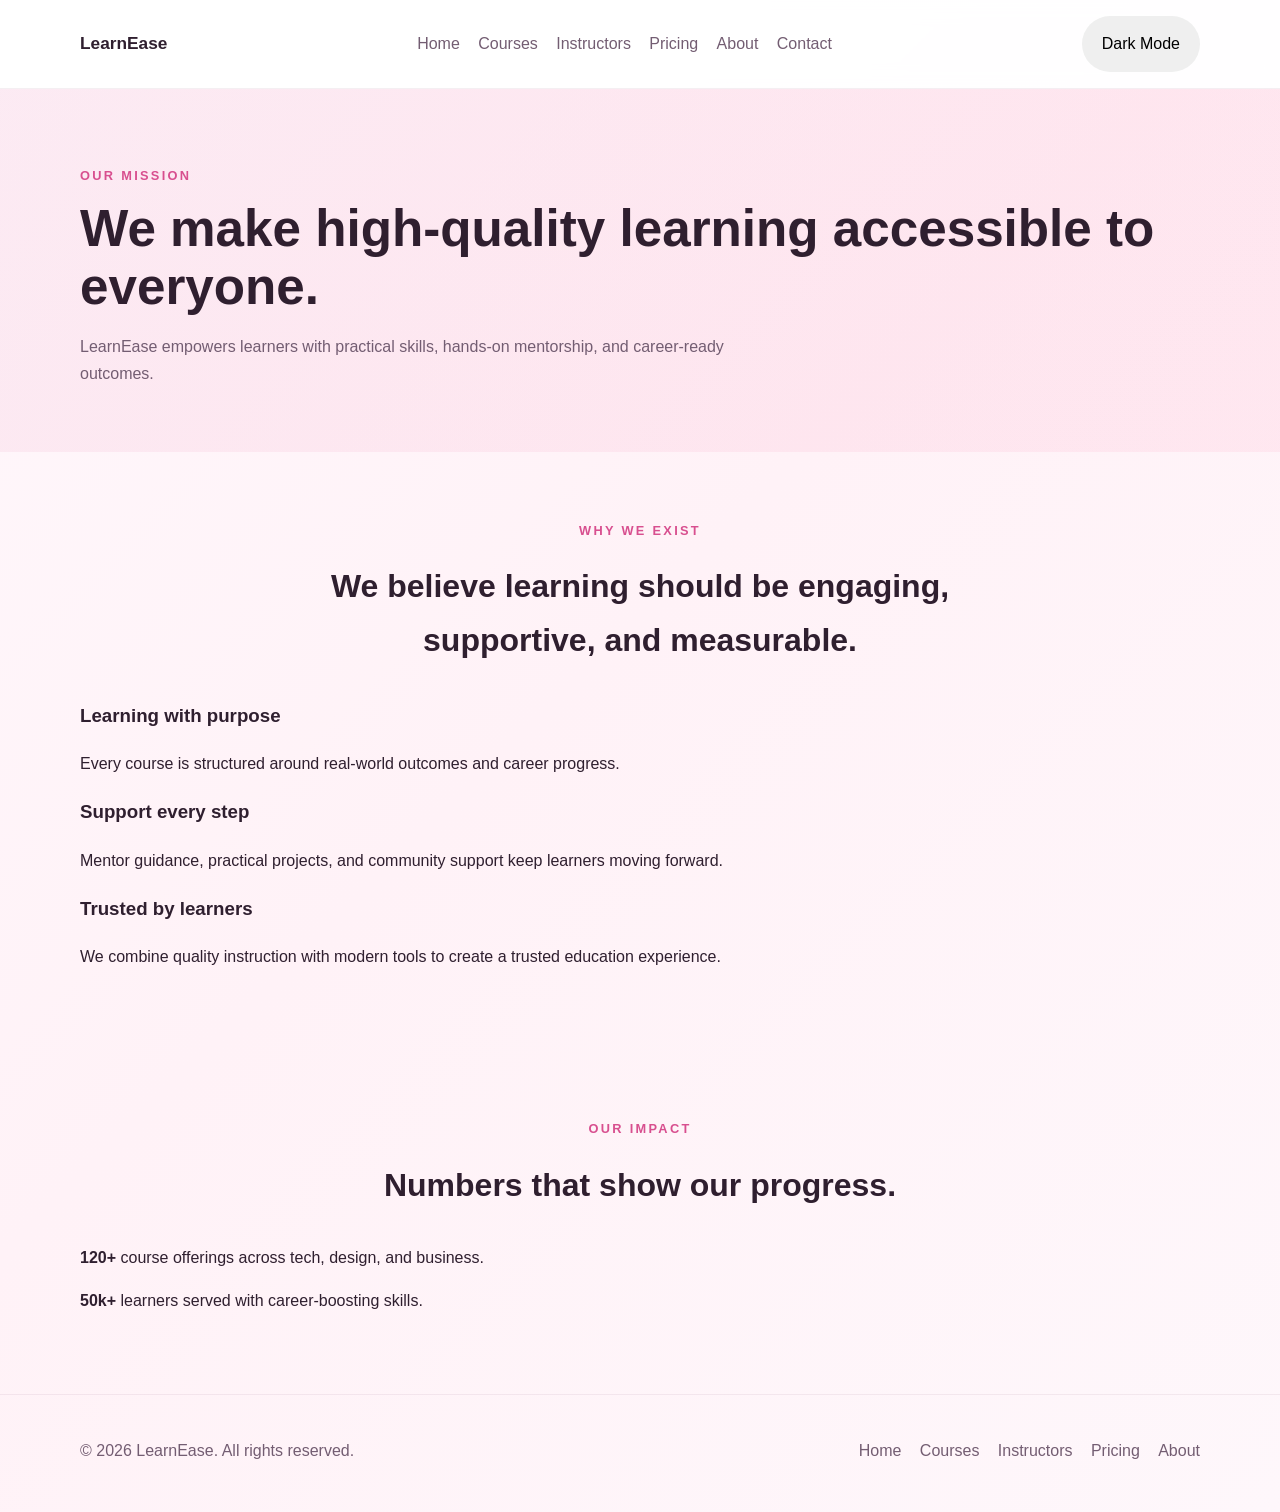
<file: about.html>
<!DOCTYPE html>
<html lang="en">
<head>
  <meta charset="UTF-8" />
  <meta name="viewport" content="width=device-width, initial-scale=1.0" />
  <title>LearnEase | About</title>
  <link rel="stylesheet" href="styles.css" />
</head>
<body>
  <header class="site-header">
    <div class="container header-inner">
      <a href="index.html" class="brand">LearnEase</a>
      <nav class="nav-links" aria-label="Primary navigation">
        <a href="index.html">Home</a>
        <a href="courses.html">Courses</a>
        <a href="instructors.html">Instructors</a>
        <a href="pricing.html">Pricing</a>
        <a href="about.html" class="active">About</a>
        <a href="index.html#contact">Contact</a>
      </nav>
      <button class="cta-btn" id="themeToggle">Dark Mode</button>
    </div>
  </header>

  <main>
    <section class="hero">
      <div class="container">
        <div class="hero-copy">
          <span class="eyebrow">Our mission</span>
          <h1>We make high-quality learning accessible to everyone.</h1>
          <p>LearnEase empowers learners with practical skills, hands-on mentorship, and career-ready outcomes.</p>
        </div>
      </div>
    </section>

    <section class="section">
      <div class="container section-heading">
        <span class="eyebrow">Why we exist</span>
        <h2>We believe learning should be engaging, supportive, and measurable.</h2>
      </div>
      <div class="container feature-grid">
        <div class="feature-card">
          <h3>Learning with purpose</h3>
          <p>Every course is structured around real-world outcomes and career progress.</p>
        </div>
        <div class="feature-card">
          <h3>Support every step</h3>
          <p>Mentor guidance, practical projects, and community support keep learners moving forward.</p>
        </div>
        <div class="feature-card">
          <h3>Trusted by learners</h3>
          <p>We combine quality instruction with modern tools to create a trusted education experience.</p>
        </div>
      </div>
    </section>

    <section class="section testimonials">
      <div class="container section-heading">
        <span class="eyebrow">Our impact</span>
        <h2>Numbers that show our progress.</h2>
      </div>
      <div class="container testimonials-grid">
        <div class="testimonial-card">
          <p><strong>120+</strong> course offerings across tech, design, and business.</p>
        </div>
        <div class="testimonial-card">
          <p><strong>50k+</strong> learners served with career-boosting skills.</p>
        </div>
      </div>
    </section>
  </main>

  <footer class="site-footer">
    <div class="container footer-inner">
      <p>&copy; 2026 LearnEase. All rights reserved.</p>
      <nav class="footer-nav" aria-label="Footer navigation">
        <a href="index.html">Home</a>
        <a href="courses.html">Courses</a>
        <a href="instructors.html">Instructors</a>
        <a href="pricing.html">Pricing</a>
        <a href="about.html">About</a>
      </nav>
    </div>
  </footer>
  <script src="script.js"></script>
</body>
</html>
</file>
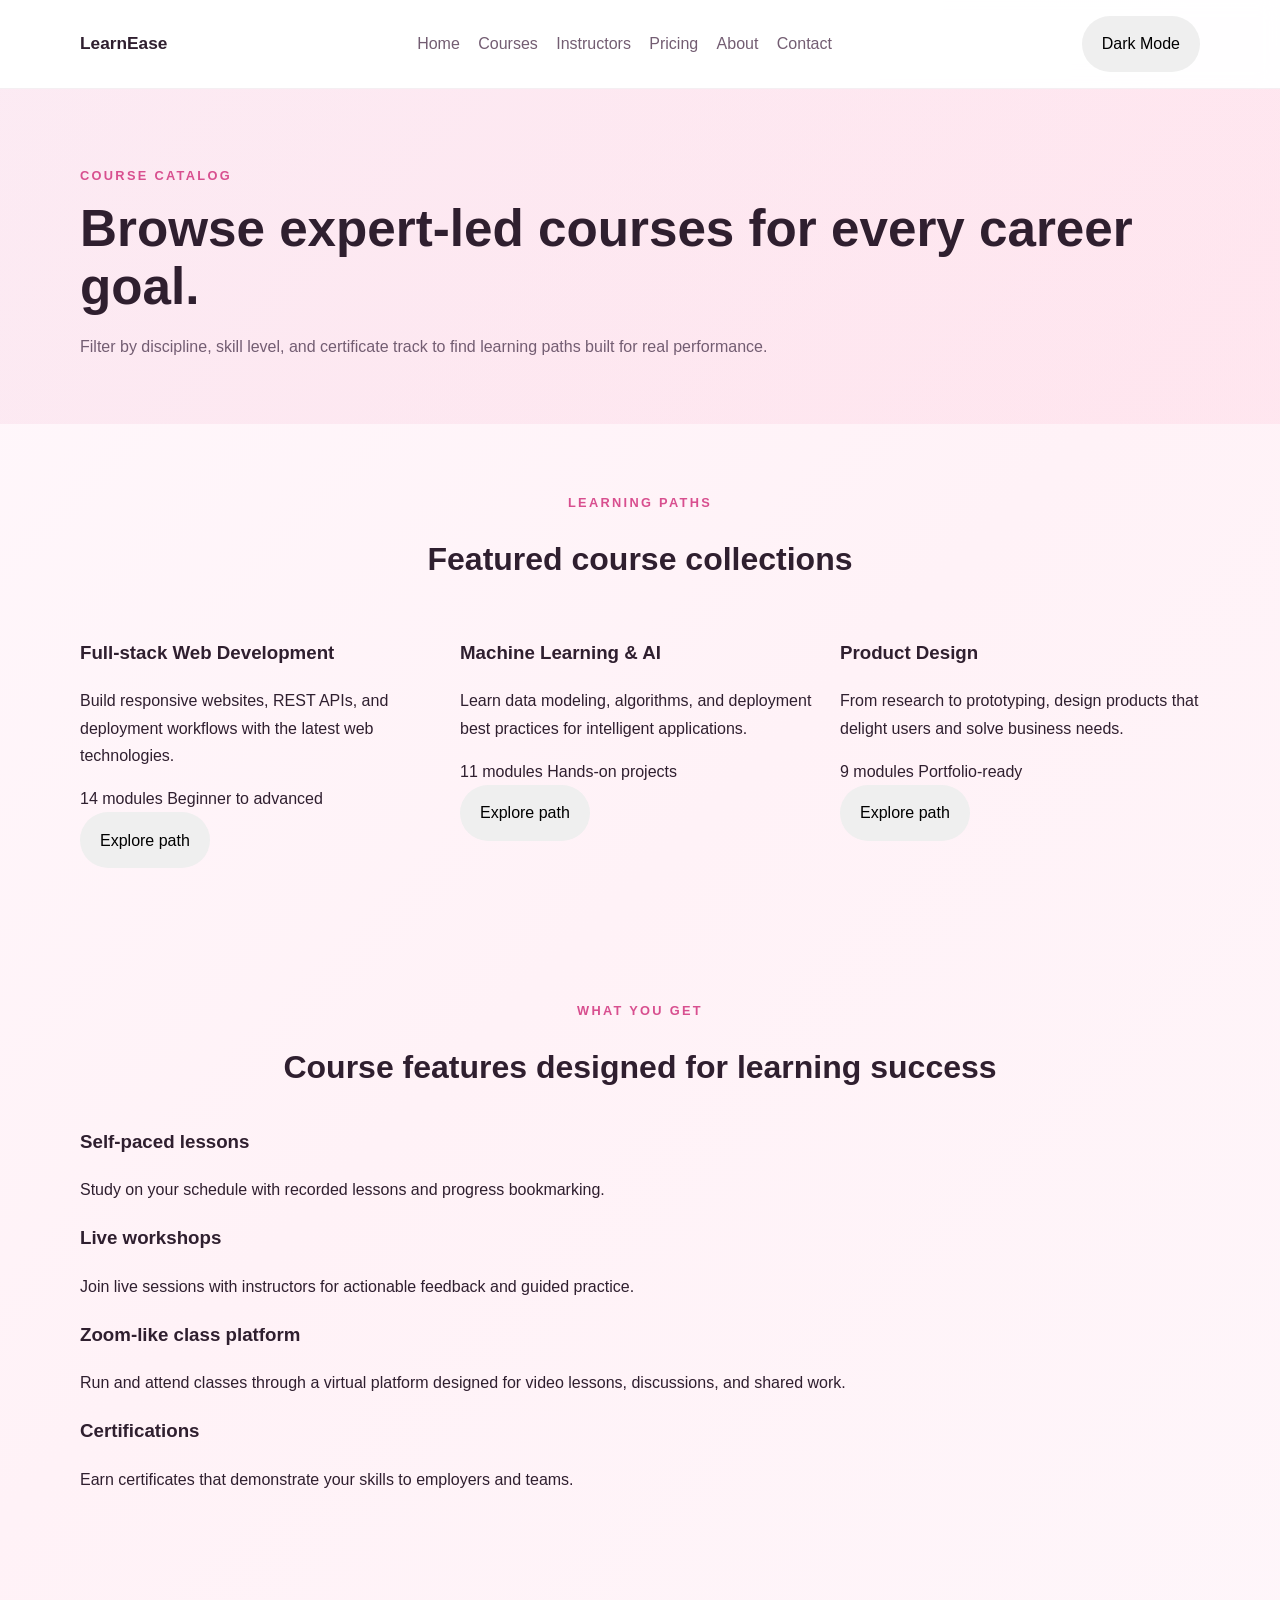
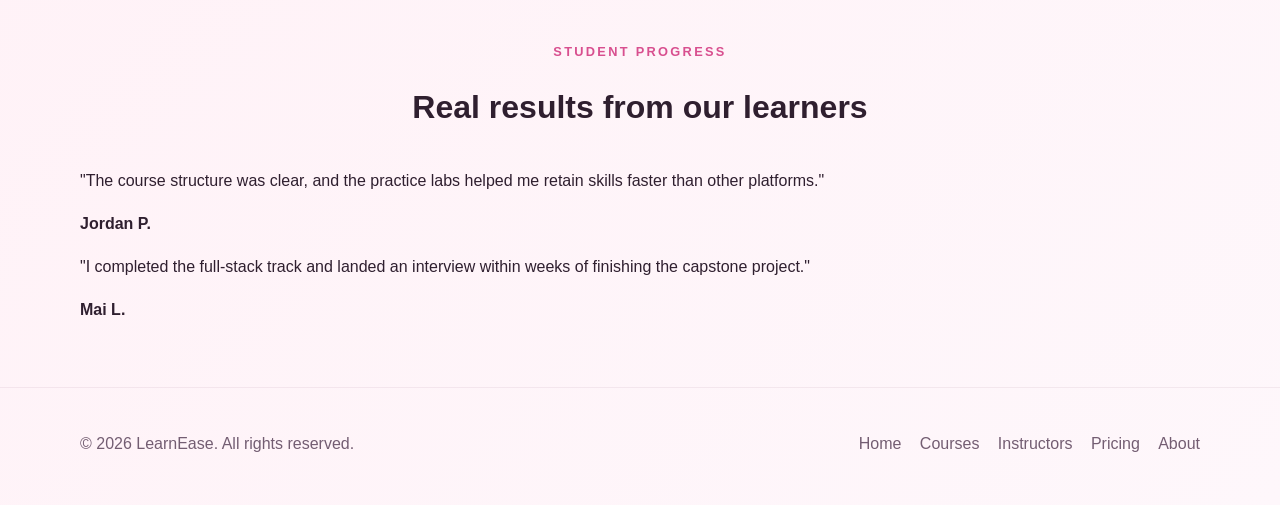
<file: courses.html>
<!DOCTYPE html>
<html lang="en">
<head>
  <meta charset="UTF-8" />
  <meta name="viewport" content="width=device-width, initial-scale=1.0" />
  <title>LearnEase | Courses</title>
  <link rel="stylesheet" href="styles.css" />
</head>
<body>
  <header class="site-header">
    <div class="container header-inner">
      <a href="index.html" class="brand">LearnEase</a>
      <nav class="nav-links" aria-label="Primary navigation">
        <a href="index.html">Home</a>
        <a href="courses.html" class="active">Courses</a>
        <a href="instructors.html">Instructors</a>
        <a href="pricing.html">Pricing</a>
        <a href="about.html">About</a>
        <a href="index.html#contact">Contact</a>
      </nav>
      <button class="cta-btn" id="themeToggle">Dark Mode</button>
    </div>
  </header>

  <main>
    <section class="hero">
      <div class="container">
        <div class="hero-copy">
          <span class="eyebrow">Course catalog</span>
          <h1>Browse expert-led courses for every career goal.</h1>
          <p>Filter by discipline, skill level, and certificate track to find learning paths built for real performance.</p>
        </div>
      </div>
    </section>

    <section class="section">
      <div class="container section-heading">
        <span class="eyebrow">Learning paths</span>
        <h2>Featured course collections</h2>
      </div>
      <div class="container cards-grid">
        <article class="card">
          <h3>Full-stack Web Development</h3>
          <p>Build responsive websites, REST APIs, and deployment workflows with the latest web technologies.</p>
          <div class="card-meta">
            <span>14 modules</span>
            <span>Beginner to advanced</span>
          </div>
          <button class="btn btn-outline">Explore path</button>
        </article>
        <article class="card">
          <h3>Machine Learning & AI</h3>
          <p>Learn data modeling, algorithms, and deployment best practices for intelligent applications.</p>
          <div class="card-meta">
            <span>11 modules</span>
            <span>Hands-on projects</span>
          </div>
          <button class="btn btn-outline">Explore path</button>
        </article>
        <article class="card">
          <h3>Product Design</h3>
          <p>From research to prototyping, design products that delight users and solve business needs.</p>
          <div class="card-meta">
            <span>9 modules</span>
            <span>Portfolio-ready</span>
          </div>
          <button class="btn btn-outline">Explore path</button>
        </article>
      </div>
    </section>

    <section class="section feature-section">
      <div class="container section-heading">
        <span class="eyebrow">What you get</span>
        <h2>Course features designed for learning success</h2>
      </div>
      <div class="container feature-grid">
        <div class="feature-card">
          <h3>Self-paced lessons</h3>
          <p>Study on your schedule with recorded lessons and progress bookmarking.</p>
        </div>
        <div class="feature-card">
          <h3>Live workshops</h3>
          <p>Join live sessions with instructors for actionable feedback and guided practice.</p>
        </div>
        <div class="feature-card">
          <h3>Zoom-like class platform</h3>
          <p>Run and attend classes through a virtual platform designed for video lessons, discussions, and shared work.</p>
        </div>
        <div class="feature-card">
          <h3>Certifications</h3>
          <p>Earn certificates that demonstrate your skills to employers and teams.</p>
        </div>
      </div>
    </section>

    <section class="section testimonials">
      <div class="container section-heading">
        <span class="eyebrow">Student progress</span>
        <h2>Real results from our learners</h2>
      </div>
      <div class="container testimonials-grid">
        <div class="testimonial-card">
          <p>"The course structure was clear, and the practice labs helped me retain skills faster than other platforms."</p>
          <strong>Jordan P.</strong>
        </div>
        <div class="testimonial-card">
          <p>"I completed the full-stack track and landed an interview within weeks of finishing the capstone project."</p>
          <strong>Mai L.</strong>
        </div>
      </div>
    </section>
  </main>

  <footer class="site-footer">
    <div class="container footer-inner">
      <p>&copy; 2026 LearnEase. All rights reserved.</p>
      <nav class="footer-nav" aria-label="Footer navigation">
        <a href="index.html">Home</a>
        <a href="courses.html">Courses</a>
        <a href="instructors.html">Instructors</a>
        <a href="pricing.html">Pricing</a>
        <a href="about.html">About</a>
      </nav>
    </div>
  </footer>
  <script src="script.js"></script>
</body>
</html>
</file>
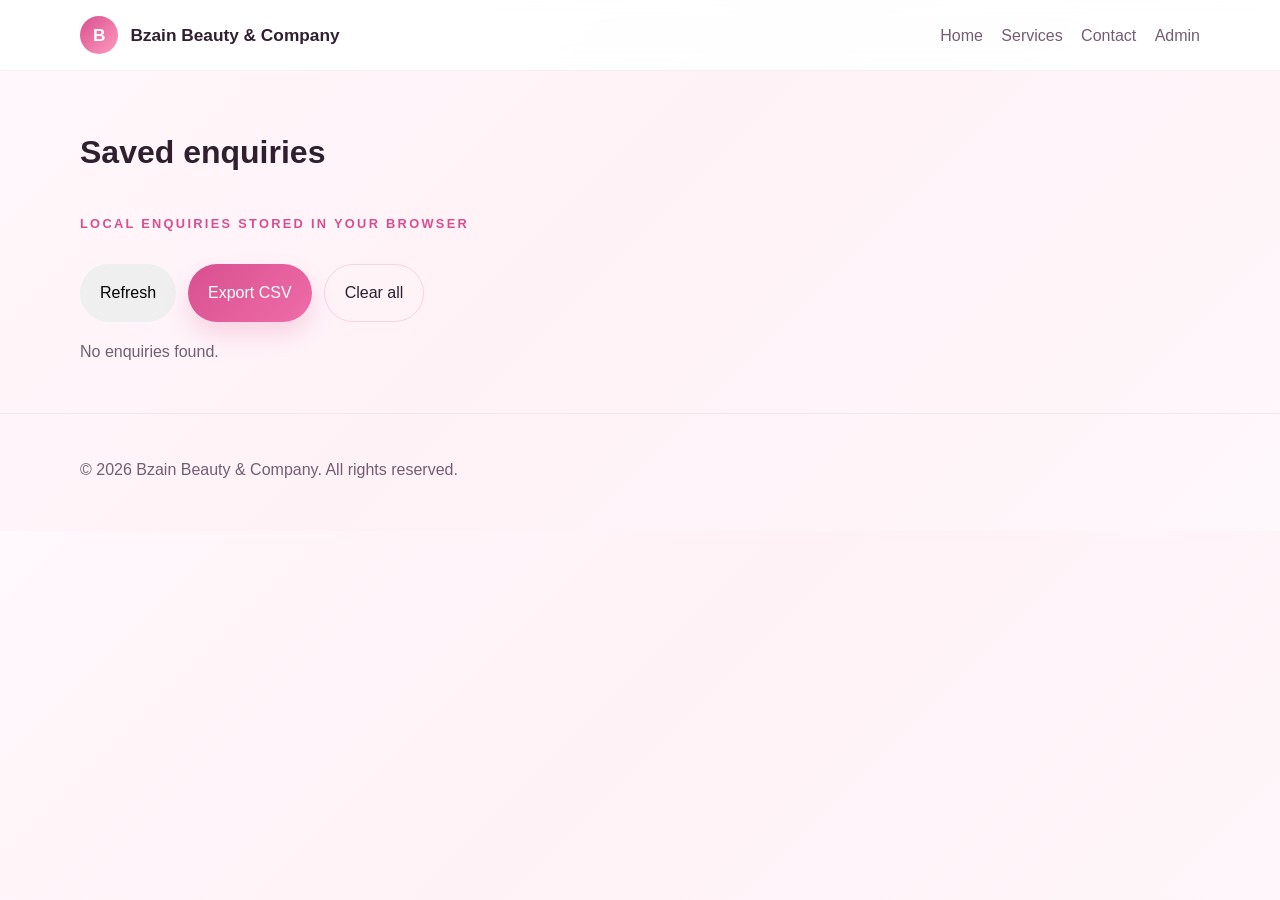
<file: inquiries.html>
<!doctype html>
<html lang="en">
  <head>
    <meta charset="utf-8" />
    <meta name="viewport" content="width=device-width,initial-scale=1" />
    <title>Enquiries — Bzain Beauty</title>
    <link rel="stylesheet" href="styles.css" />
  </head>
  <body>
    <header class="site-header">
      <div class="container header-inner">
        <a href="index.html" class="brand">
          <span class="brand-mark">B</span>
          <span>Bzain Beauty &amp; Company</span>
        </a>
        <nav class="nav-links" aria-label="Primary navigation">
          <a href="index.html">Home</a>
          <a href="index.html#services">Services</a>
          <a href="index.html#contact">Contact</a>
          <a href="admin.html">Admin</a>
        </nav>
      </div>
    </header>

    <main class="container" style="padding:2rem 0;">
      <h1>Saved enquiries</h1>
      <p class="eyebrow">Local enquiries stored in your browser</p>

      <div id="controls" style="margin:1rem 0;display:flex;gap:0.75rem;">
        <button id="refresh" class="btn">Refresh</button>
        <button id="export" class="btn btn-primary">Export CSV</button>
        <button id="clear" class="btn btn-secondary">Clear all</button>
      </div>

      <div id="empty" style="color:var(--muted);">No enquiries found.</div>
      <div id="list" style="margin-top:1rem;display:grid;gap:0.75rem;"></div>
    </main>

    <footer class="site-footer">
      <div class="container footer-inner">
        <p>© <span id="year"></span> Bzain Beauty &amp; Company. All rights reserved.</p>
      </div>
    </footer>

    <script src="inquiries.js"></script>
  </body>
</html>
</file>
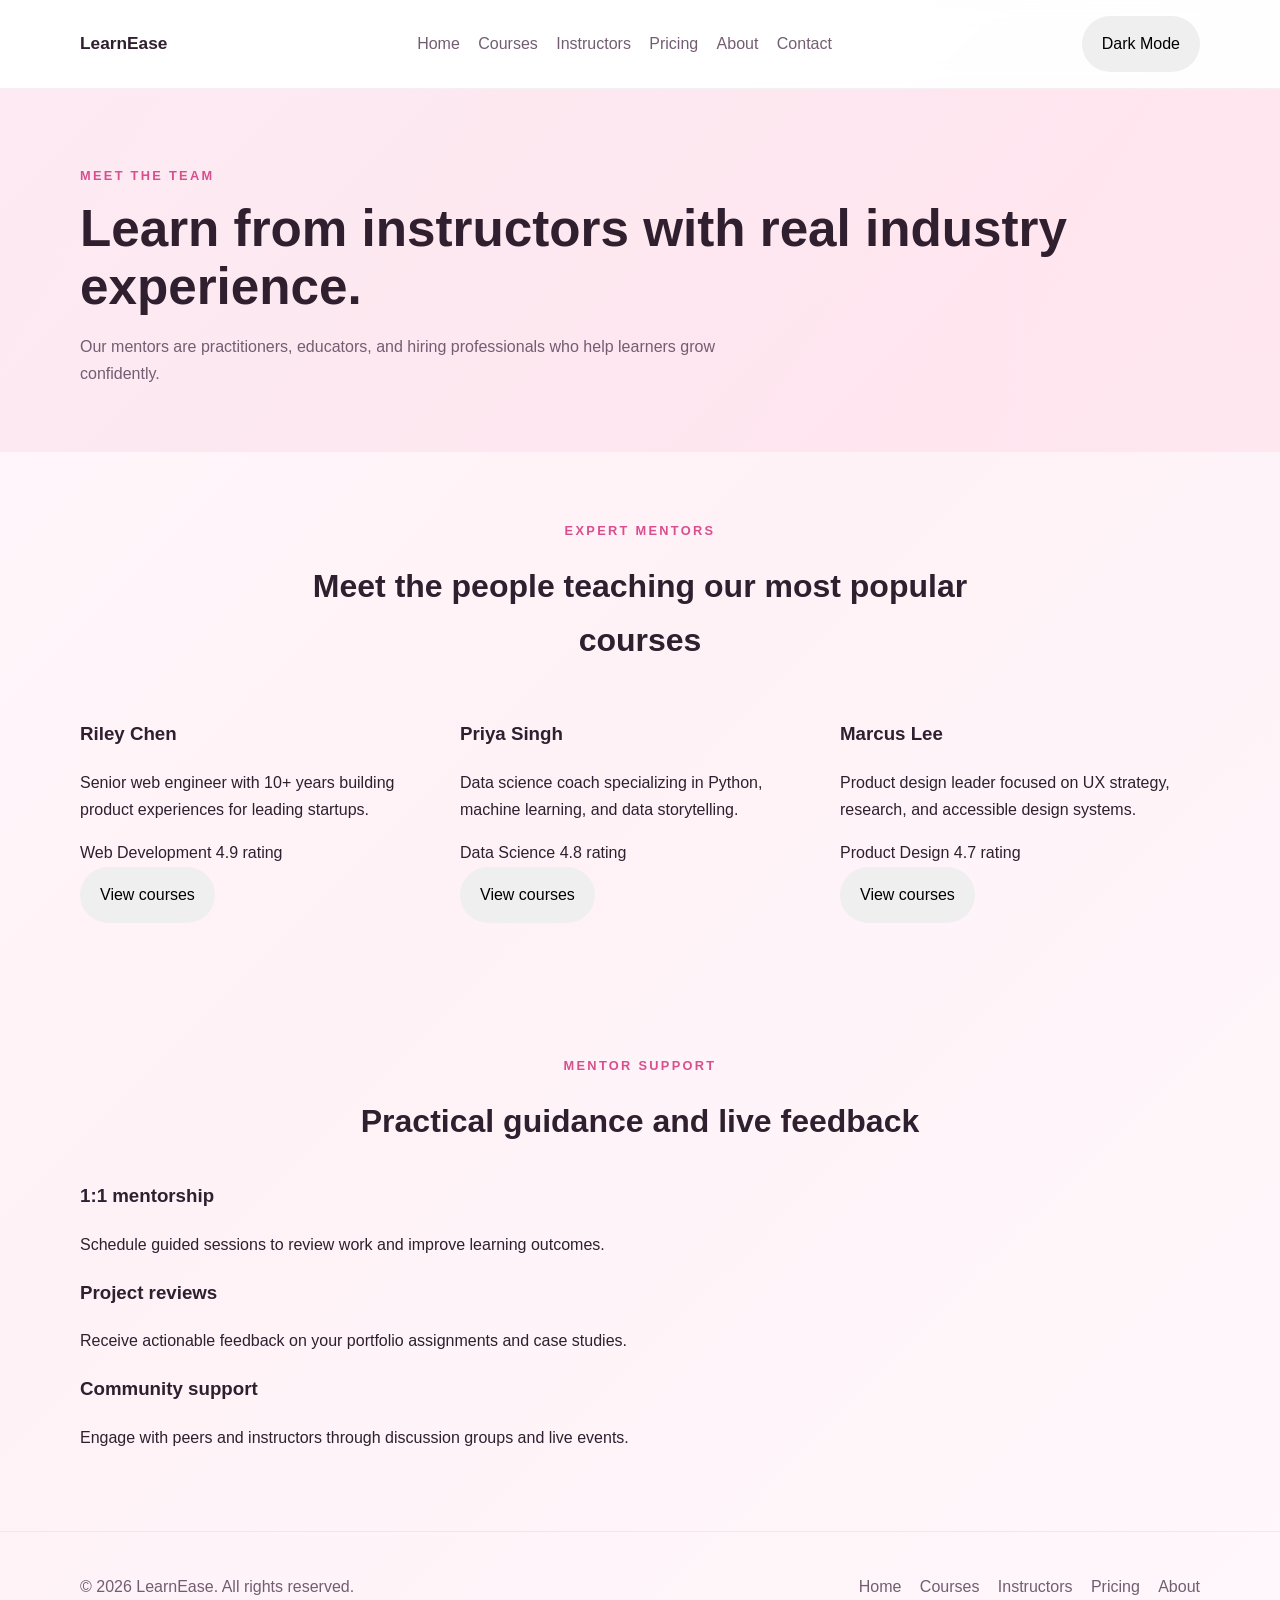
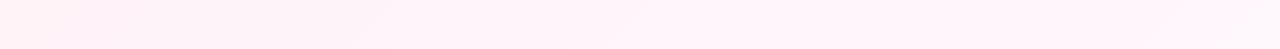
<file: instructors.html>
<!DOCTYPE html>
<html lang="en">
<head>
  <meta charset="UTF-8" />
  <meta name="viewport" content="width=device-width, initial-scale=1.0" />
  <title>LearnEase | Instructors</title>
  <link rel="stylesheet" href="styles.css" />
</head>
<body>
  <header class="site-header">
    <div class="container header-inner">
      <a href="index.html" class="brand">LearnEase</a>
      <nav class="nav-links" aria-label="Primary navigation">
        <a href="index.html">Home</a>
        <a href="courses.html">Courses</a>
        <a href="instructors.html" class="active">Instructors</a>
        <a href="pricing.html">Pricing</a>
        <a href="about.html">About</a>
        <a href="index.html#contact">Contact</a>
      </nav>
      <button class="cta-btn" id="themeToggle">Dark Mode</button>
    </div>
  </header>

  <main>
    <section class="hero">
      <div class="container">
        <div class="hero-copy">
          <span class="eyebrow">Meet the team</span>
          <h1>Learn from instructors with real industry experience.</h1>
          <p>Our mentors are practitioners, educators, and hiring professionals who help learners grow confidently.</p>
        </div>
      </div>
    </section>

    <section class="section">
      <div class="container section-heading">
        <span class="eyebrow">Expert mentors</span>
        <h2>Meet the people teaching our most popular courses</h2>
      </div>
      <div class="container cards-grid">
        <article class="card">
          <h3>Riley Chen</h3>
          <p>Senior web engineer with 10+ years building product experiences for leading startups.</p>
          <div class="card-meta">
            <span>Web Development</span>
            <span>4.9 rating</span>
          </div>
          <button class="btn btn-outline">View courses</button>
        </article>
        <article class="card">
          <h3>Priya Singh</h3>
          <p>Data science coach specializing in Python, machine learning, and data storytelling.</p>
          <div class="card-meta">
            <span>Data Science</span>
            <span>4.8 rating</span>
          </div>
          <button class="btn btn-outline">View courses</button>
        </article>
        <article class="card">
          <h3>Marcus Lee</h3>
          <p>Product design leader focused on UX strategy, research, and accessible design systems.</p>
          <div class="card-meta">
            <span>Product Design</span>
            <span>4.7 rating</span>
          </div>
          <button class="btn btn-outline">View courses</button>
        </article>
      </div>
    </section>

    <section class="section feature-section">
      <div class="container section-heading">
        <span class="eyebrow">Mentor support</span>
        <h2>Practical guidance and live feedback</h2>
      </div>
      <div class="container feature-grid">
        <div class="feature-card">
          <h3>1:1 mentorship</h3>
          <p>Schedule guided sessions to review work and improve learning outcomes.</p>
        </div>
        <div class="feature-card">
          <h3>Project reviews</h3>
          <p>Receive actionable feedback on your portfolio assignments and case studies.</p>
        </div>
        <div class="feature-card">
          <h3>Community support</h3>
          <p>Engage with peers and instructors through discussion groups and live events.</p>
        </div>
      </div>
    </section>
  </main>

  <footer class="site-footer">
    <div class="container footer-inner">
      <p>&copy; 2026 LearnEase. All rights reserved.</p>
      <nav class="footer-nav" aria-label="Footer navigation">
        <a href="index.html">Home</a>
        <a href="courses.html">Courses</a>
        <a href="instructors.html">Instructors</a>
        <a href="pricing.html">Pricing</a>
        <a href="about.html">About</a>
      </nav>
    </div>
  </footer>
  <script src="script.js"></script>
</body>
</html>
</file>
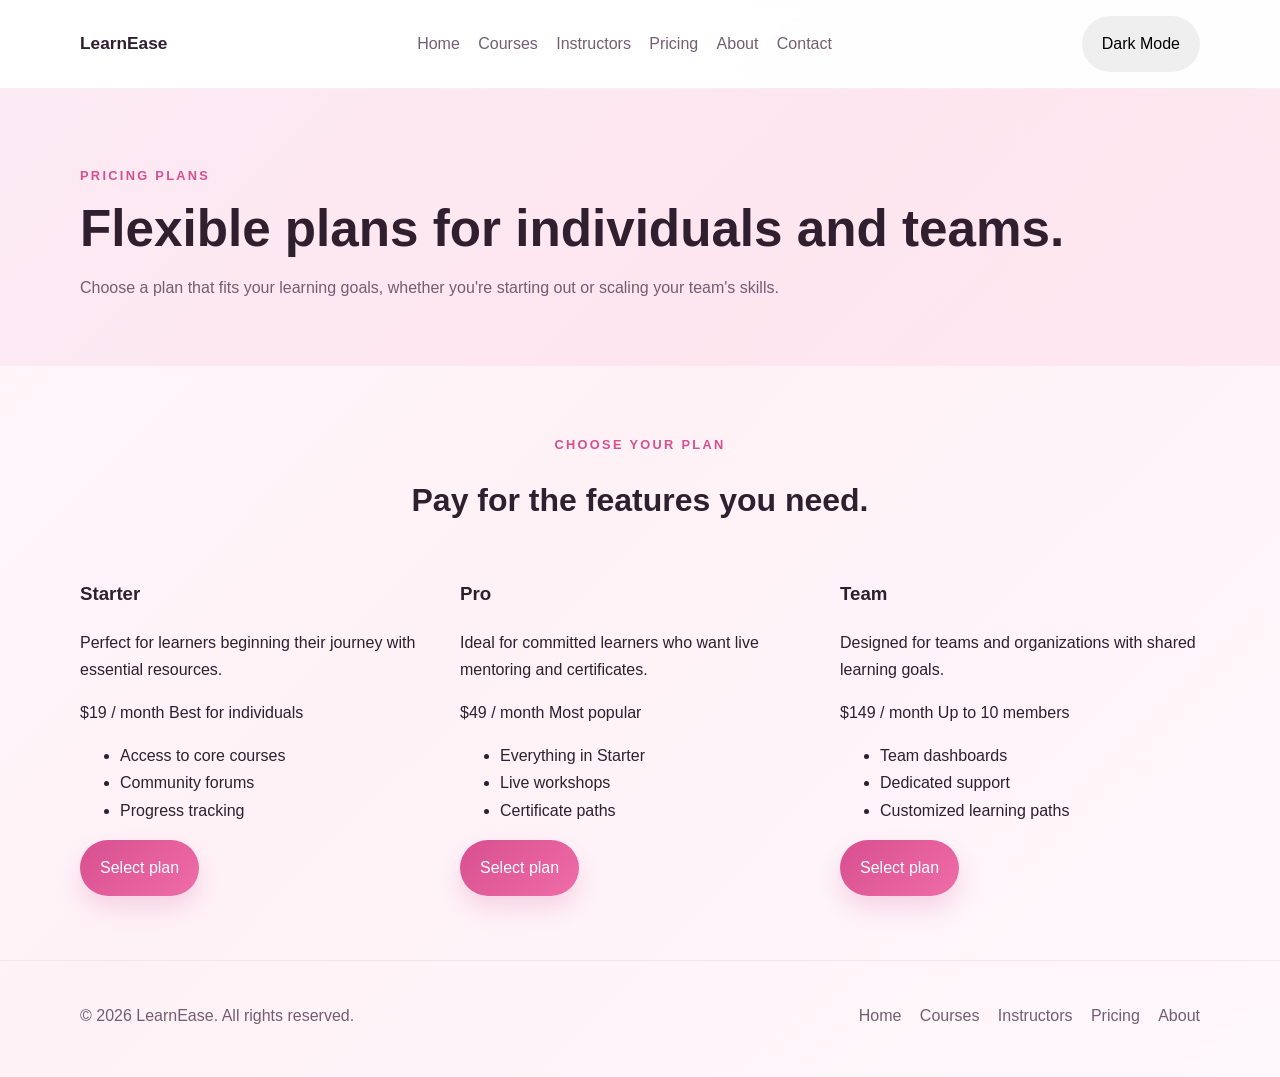
<file: pricing.html>
<!DOCTYPE html>
<html lang="en">
<head>
  <meta charset="UTF-8" />
  <meta name="viewport" content="width=device-width, initial-scale=1.0" />
  <title>LearnEase | Pricing</title>
  <link rel="stylesheet" href="styles.css" />
</head>
<body>
  <header class="site-header">
    <div class="container header-inner">
      <a href="index.html" class="brand">LearnEase</a>
      <nav class="nav-links" aria-label="Primary navigation">
        <a href="index.html">Home</a>
        <a href="courses.html">Courses</a>
        <a href="instructors.html">Instructors</a>
        <a href="pricing.html" class="active">Pricing</a>
        <a href="about.html">About</a>
        <a href="index.html#contact">Contact</a>
      </nav>
      <button class="cta-btn" id="themeToggle">Dark Mode</button>
    </div>
  </header>

  <main>
    <section class="hero">
      <div class="container">
        <div class="hero-copy">
          <span class="eyebrow">Pricing plans</span>
          <h1>Flexible plans for individuals and teams.</h1>
          <p>Choose a plan that fits your learning goals, whether you're starting out or scaling your team's skills.</p>
        </div>
      </div>
    </section>

    <section class="section">
      <div class="container section-heading">
        <span class="eyebrow">Choose your plan</span>
        <h2>Pay for the features you need.</h2>
      </div>
      <div class="container cards-grid">
        <article class="card">
          <h3>Starter</h3>
          <p>Perfect for learners beginning their journey with essential resources.</p>
          <div class="card-meta">
            <span>$19 / month</span>
            <span>Best for individuals</span>
          </div>
          <ul class="plan-list">
            <li>Access to core courses</li>
            <li>Community forums</li>
            <li>Progress tracking</li>
          </ul>
          <button class="btn btn-primary">Select plan</button>
        </article>
        <article class="card">
          <h3>Pro</h3>
          <p>Ideal for committed learners who want live mentoring and certificates.</p>
          <div class="card-meta">
            <span>$49 / month</span>
            <span>Most popular</span>
          </div>
          <ul class="plan-list">
            <li>Everything in Starter</li>
            <li>Live workshops</li>
            <li>Certificate paths</li>
          </ul>
          <button class="btn btn-primary">Select plan</button>
        </article>
        <article class="card">
          <h3>Team</h3>
          <p>Designed for teams and organizations with shared learning goals.</p>
          <div class="card-meta">
            <span>$149 / month</span>
            <span>Up to 10 members</span>
          </div>
          <ul class="plan-list">
            <li>Team dashboards</li>
            <li>Dedicated support</li>
            <li>Customized learning paths</li>
          </ul>
          <button class="btn btn-primary">Select plan</button>
        </article>
      </div>
    </section>
  </main>

  <footer class="site-footer">
    <div class="container footer-inner">
      <p>&copy; 2026 LearnEase. All rights reserved.</p>
      <nav class="footer-nav" aria-label="Footer navigation">
        <a href="index.html">Home</a>
        <a href="courses.html">Courses</a>
        <a href="instructors.html">Instructors</a>
        <a href="pricing.html">Pricing</a>
        <a href="about.html">About</a>
      </nav>
    </div>
  </footer>
  <script src="script.js"></script>
</body>
</html>
</file>
<file: styles.css>
:root {
  --bg: #fff8fc;
  --surface: #ffffff;
  --text: #2f1f2f;
  --muted: #735d72;
  --primary: #d84f8f;
  --primary-dark: #b73a73;
  --accent: #ff9bbd;
  --border: rgba(120, 55, 96, 0.12);
  --shadow: 0 18px 45px rgba(127, 62, 102, 0.14);
}

* {
  box-sizing: border-box;
}

html {
  scroll-behavior: smooth;
}

body {
  margin: 0;
  font-family: "Segoe UI", Tahoma, Geneva, Verdana, sans-serif;
  background: linear-gradient(135deg, #fff8fc 0%, #fff2f7 45%, #fef7fb 100%);
  color: var(--text);
  line-height: 1.7;
}

a {
  color: inherit;
}

img {
  max-width: 100%;
  display: block;
}

button {
  font: inherit;
}

.container {
  width: min(1120px, calc(100% - 2rem));
  margin: 0 auto;
}

.topbar {
  background: linear-gradient(90deg, #a53d70, #d84f8f);
  color: #fff7fb;
  font-size: 0.92rem;
}

.topbar-inner {
  display: flex;
  justify-content: space-between;
  gap: 1rem;
  padding: 0.7rem 0;
  flex-wrap: wrap;
}

.site-header {
  position: sticky;
  top: 0;
  z-index: 20;
  background: rgba(255, 255, 255, 0.92);
  backdrop-filter: blur(10px);
  border-bottom: 1px solid rgba(120, 55, 96, 0.08);
}

.header-inner {
  display: flex;
  align-items: center;
  justify-content: space-between;
  gap: 1rem;
  padding: 1rem 0;
}

.brand {
  display: inline-flex;
  align-items: center;
  gap: 0.75rem;
  text-decoration: none;
  font-weight: 700;
  font-size: 1.08rem;
}

.brand-mark {
  display: grid;
  place-items: center;
  width: 2.4rem;
  height: 2.4rem;
  border-radius: 50%;
  background: linear-gradient(135deg, var(--primary), var(--accent));
  color: white;
}

.nav-links,
.footer-nav {
  display: flex;
  gap: 1.15rem;
  flex-wrap: wrap;
}

.nav-links a,
.footer-nav a {
  color: var(--muted);
  text-decoration: none;
}

.cta-btn,
.btn {
  border: none;
  cursor: pointer;
  border-radius: 999px;
  padding: 0.9rem 1.25rem;
  display: inline-block;
  text-decoration: none;
  transition: transform 0.2s ease, box-shadow 0.2s ease, background-color 0.2s ease;
}

.cta-btn:hover,
.btn:hover {
  transform: translateY(-1px);
}

.btn-primary {
  background: linear-gradient(135deg, var(--primary), #ef6da8);
  color: white;
  box-shadow: 0 12px 24px rgba(216, 79, 143, 0.2);
}

.btn-primary:hover {
  background: var(--primary-dark);
}

.btn-secondary {
  background: transparent;
  color: var(--text);
  border: 1px solid rgba(216, 79, 143, 0.2);
}

.hero {
  padding: 4.5rem 0 3rem;
  background: linear-gradient(120deg, rgba(216, 79, 143, 0.08), rgba(255, 155, 189, 0.14));
}

.hero-grid {
  display: grid;
  grid-template-columns: 1.1fr 0.9fr;
  gap: 2rem;
  align-items: center;
}

.eyebrow {
  text-transform: uppercase;
  letter-spacing: 0.18em;
  color: var(--primary);
  font-size: 0.8rem;
  margin-bottom: 0.8rem;
  display: inline-block;
  font-weight: 700;
}

.hero-copy h1 {
  font-size: clamp(2.3rem, 4vw, 3.5rem);
  line-height: 1.15;
  margin: 0 0 1rem;
}

.hero-copy p {
  color: var(--muted);
  max-width: 44rem;
}

.hero-actions {
  display: flex;
  gap: 1rem;
  flex-wrap: wrap;
  margin: 1.5rem 0;
}

.hero-list {
  list-style: none;
  padding: 0;
  margin: 0;
  display: grid;
  gap: 0.55rem;
  color: var(--text);
}

.hero-list li::before {
  content: "•";
  color: var(--primary);
  margin-right: 0.5rem;
}

.hero-panel {
  display: grid;
  gap: 1rem;
}

.stats-card,
.hero-highlight,
.info-card,
.program-card,
.contact-card {
  background: var(--surface);
  border: 1px solid var(--border);
  border-radius: 24px;
  box-shadow: var(--shadow);
}

.stats-card {
  display: grid;
  grid-template-columns: repeat(3, minmax(0, 1fr));
  padding: 1.25rem;
  gap: 1rem;
}

.stats-card div {
  display: grid;
  gap: 0.25rem;
}

.stats-card strong {
  font-size: 1.35rem;
  color: var(--primary);
}

.hero-highlight {
  padding: 1.4rem 1.5rem;
  background: linear-gradient(135deg, rgba(216, 79, 143, 0.11), rgba(255, 155, 189, 0.12));
}

.hero-highlight h3 {
  margin-top: 0;
  margin-bottom: 0.5rem;
}

.section {
  padding: 4rem 0;
}

.section-alt {
  background: rgba(216, 79, 143, 0.05);
}

.section-heading {
  text-align: center;
  max-width: 46rem;
  margin: 0 auto 2rem;
}

.section-heading h2 {
  margin: 0.3rem 0 0.7rem;
  font-size: clamp(1.8rem, 2.5vw, 2.4rem);
}

.about-grid,
.cards-grid,
.admissions-grid {
  display: grid;
  gap: 1.25rem;
}

.about-grid {
  grid-template-columns: repeat(3, minmax(0, 1fr));
}

.info-card,
.program-card,
.contact-card {
  padding: 1.5rem;
}

.cards-grid {
  grid-template-columns: repeat(3, minmax(0, 1fr));
}

.program-card h3,
.info-card h3,
.contact-card h3 {
  margin-top: 0;
}

.program-card p,
.info-card p,
.contact-card p {
  color: var(--muted);
}

.admissions-grid {
  grid-template-columns: 1.2fr 0.8fr;
  align-items: start;
}

.check-list {
  display: grid;
  gap: 0.75rem;
  margin-top: 1.25rem;
  color: var(--text);
}

.contact-card {
  background: linear-gradient(135deg, rgba(216, 79, 143, 0.1), rgba(255, 155, 189, 0.12));
}

.site-footer {
  padding: 1.6rem 0 2rem;
  border-top: 1px solid rgba(120, 55, 96, 0.08);
}

.footer-inner {
  display: flex;
  justify-content: space-between;
  align-items: center;
  gap: 1rem;
  flex-wrap: wrap;
  color: var(--muted);
}

.dark-mode {
  --bg: #1a1017;
  --surface: #26141f;
  --text: #fff3f8;
  --muted: #e0b8c8;
  --border: rgba(255, 255, 255, 0.09);
  background: #1a1017;
}

.dark-mode .site-header,
.dark-mode .topbar,
.dark-mode .site-footer {
  background: #140b11;
}

.dark-mode .site-header {
  border-color: rgba(255, 255, 255, 0.08);
}

.dark-mode .btn-secondary {
  border-color: rgba(255, 255, 255, 0.16);
}

/* Hero Image */
.hero-image {
  width: 100%;
  height: 400px;
  object-fit: cover;
  border-radius: 24px;
  box-shadow: var(--shadow);
}

/* Card Images */
.card-image {
  width: 100%;
  height: 220px;
  object-fit: cover;
  border-radius: 16px 16px 0 0;
  margin: -1.5rem -1.5rem 0.75rem -1.5rem;
}

/* Gallery Grid */
.gallery-grid {
  display: grid;
  grid-template-columns: repeat(3, minmax(0, 1fr));
  gap: 1.5rem;
}

.gallery-item {
  overflow: hidden;
  border-radius: 16px;
  box-shadow: var(--shadow);
  transition: transform 0.3s ease, box-shadow 0.3s ease;
  aspect-ratio: 4 / 3;
}

.gallery-item:hover {
  transform: translateY(-4px);
  box-shadow: 0 24px 48px rgba(127, 62, 102, 0.2);
}

.gallery-item img {
  width: 100%;
  height: 100%;
  object-fit: cover;
}

@media (max-width: 900px) {
  .hero-grid,
  .about-grid,
  .cards-grid,
  .admissions-grid,
  .gallery-grid {
    grid-template-columns: 1fr;
  }

  .gallery-grid {
    grid-template-columns: repeat(2, minmax(0, 1fr));
  }
}

@media (max-width: 680px) {
  .header-inner {
    flex-direction: column;
    align-items: flex-start;
  }

  .nav-links {
    width: 100%;
    justify-content: space-between;
  }

  .topbar-inner {
    flex-direction: column;
  }

  .stats-card {
    grid-template-columns: 1fr;
  }

  .gallery-grid {
    grid-template-columns: 1fr;
    gap: 1rem;
  }

  .hero-image {
    height: 300px;
  }
}
</file>
